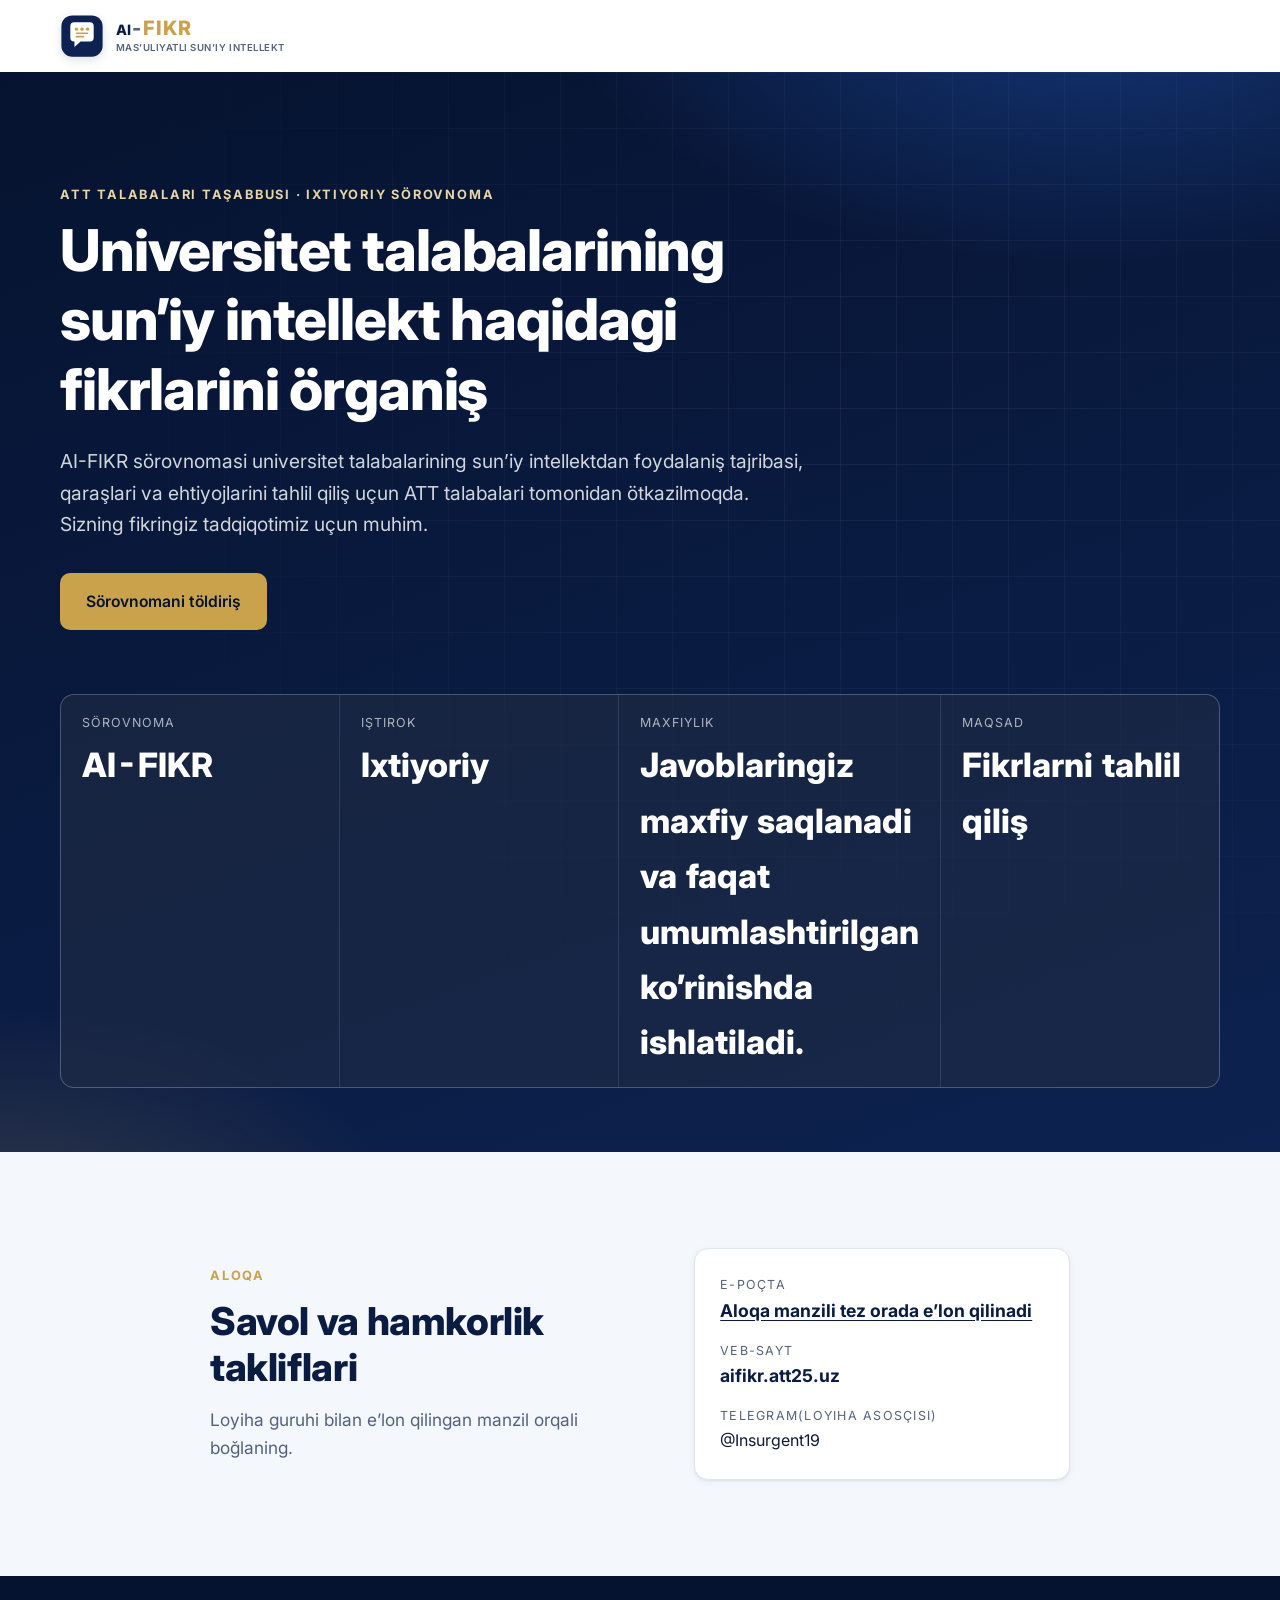
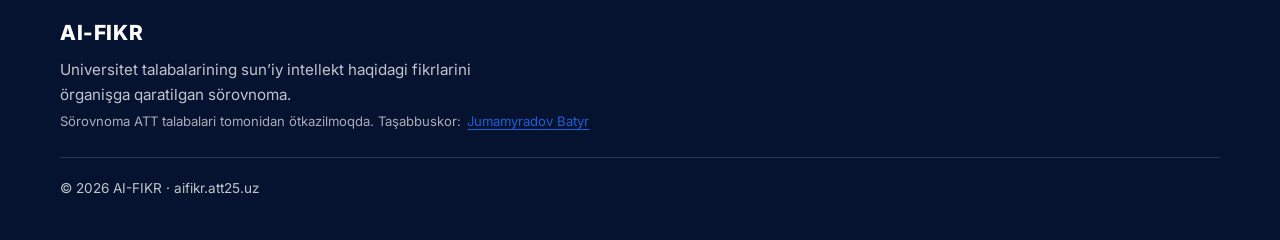
<file: index.html>
<!DOCTYPE html>
<html lang="uz">
<head>
  <meta charset="utf-8">
  <meta name="viewport" content="width=device-width, initial-scale=1">
  <title>AI-FIKR sörovnomasi — Universitet talabalarining AI haqidagi fikrlari</title>
  <meta name="description" content="AI-FIKR — ATT talabalari tomonidan ötkazilayotgan, universitet talabalarining sun’iy intellekt haqidagi fikrlarini tahlil qilişga qaratilgan ixtiyoriy sörovnoma.">
  <link rel="canonical" href="https://aifikr.attt25.uz/">
  <meta name="theme-color" content="#0d2250">

  <meta property="og:type" content="website">
  <meta property="og:locale" content="uz_UZ">
  <meta property="og:site_name" content="AI-FIKR">
  <meta property="og:title" content="AI-FIKR sörovnomasi — Universitet talabalarining AI haqidagi fikrlari">
  <meta property="og:description" content="Universitet talabalarining sun’iy intellekt haqidagi fikrlarini örganişga qaratilgan ixtiyoriy sörovnoma.">
  <meta property="og:url" content="https://aifikr.attt25.uz/">

  <link rel="icon" href="favicon.svg" type="image/svg+xml">
  <link rel="preconnect" href="https://fonts.googleapis.com">
  <link rel="preconnect" href="https://fonts.gstatic.com" crossorigin>
  <link rel="stylesheet" href="https://fonts.googleapis.com/css2?family=Inter:wght@400;500;600;700;800&display=swap">
  <link rel="stylesheet" href="css/style.css">
</head>
<body>
  <a class="skip-link" href="#asosiy">Asosiy mazmunga ötiş</a>

  <header class="site-header" id="top">
    <div class="container header-inner">
      <a class="brand" href="#top" aria-label="AI-FIKR boş sahifa">
        <svg class="brand-mark" viewBox="0 0 64 64" aria-hidden="true">
          <rect x="2" y="2" width="60" height="60" rx="16" fill="#0d2250"/>
          <path d="M15 17.5A5.5 5.5 0 0 1 20.5 12h23A5.5 5.5 0 0 1 49 17.5v17a5.5 5.5 0 0 1-5.5 5.5H30l-9 8v-8h-.5a5.5 5.5 0 0 1-5.5-5.5z" fill="#fff"/>
          <path d="M24 28h16M24 33h10" stroke="#c9a24b" stroke-width="2.5" stroke-linecap="round"/>
          <circle cx="24" cy="22" r="2.5" fill="#c9a24b"/><circle cx="32" cy="22" r="2.5" fill="#c9a24b"/><circle cx="40" cy="22" r="2.5" fill="#c9a24b"/>
        </svg>
        <span class="brand-text"><strong><em>AI</em><span>-</span>FIKR</strong><small>Mas’uliyatli sun’iy intellekt</small></span>
      </a>

      <!-- INACTIVE: MENU
      <button class="nav-toggle" type="button" aria-expanded="false" aria-controls="asosiy-menyu">
        <span class="sr-only">Menyuni oçiş</span>
        <span class="bars" aria-hidden="true"></span>
      </button>

      <nav class="site-nav" id="asosiy-menyu" aria-label="Asosiy menyu">
        <ul>
          <li><a href="#muammo">Sörovnoma haqida</a></li>
          <li><a href="#sorovnoma" data-modal-target="sorovnoma">Sörovnomani töldiriş</a></li>
          <li><a href="#aloqa">Aloqa</a></li>
          <li><a class="btn btn-primary btn-sm" href="#sorovnoma" data-modal-target="sorovnoma">Iştirok etiş</a></li>
        </ul>
      </nav> -->
    </div>
  </header>

  <main id="asosiy">

    <!-- HERO -->
    <section class="hero" aria-labelledby="hero-title">
      <div class="container hero-inner">
        <p class="eyebrow eyebrow-light">ATT talabalari taşabbusi · Ixtiyoriy sörovnoma</p>
        <h1 id="hero-title">Universitet talabalarining sun’iy intellekt haqidagi fikrlarini örganiş</h1>
        <p class="hero-lead">
          AI-FIKR sörovnomasi universitet talabalarining sun’iy intellektdan foydalaniş tajribasi,
          qaraşlari va ehtiyojlarini tahlil qiliş uçun ATT talabalari tomonidan ötkazilmoqda.
          Sizning fikringiz tadqiqotimiz uçun muhim.
        </p>
        <div class="hero-actions">
          <a class="btn btn-gold" href="#sorovnoma" data-modal-target="sorovnoma">Sörovnomani töldiriş</a>
          <!-- <a class="btn btn-ghost" href="#muammo">Batafsil ma’lumot</a> -->
        </div>

        <dl class="hero-stats">
          <div><dt>Sörovnoma</dt><dd>AI-FIKR</dd></div>
          <div><dt>Iştirok</dt><dd>Ixtiyoriy</dd></div>
          <div><dt>Maxfiylik</dt><dd>Javoblaringiz maxfiy saqlanadi va faqat umumlashtirilgan ko’rinishda ishlatiladi.</dd></div>
          <div><dt>Maqsad</dt><dd>Fikrlarni tahlil qiliş</dd></div>
        </dl>
      </div>
    </section>

    <!-- INACTIVE: MUAMMO SECTION
    <section class="section" id="muammo" aria-labelledby="muammo-title">
      <div class="container">
        <div class="section-head reveal">
          <p class="eyebrow">Sörovnoma haqida</p>
          <h2 id="muammo-title">Sizning fikringiz universitetlarda AI kelajagini tuşunişga yordam beradi</h2>
          <p class="lead">Uşbu ixtiyoriy sörovnoma universitet talabalarining sun’iy intellekt haqidagi fikri, undan foydalaniş tajribasi va ehtiyojlarini örganiş uçun taşkil etilgan.</p>
        </div>

        <div class="grid grid-4">
          <article class="stat-card reveal">
            <p class="stat-num"><span class="count" data-count="95" data-suffix="%">95%</span></p>
            <p class="stat-text">Sörovnoma universitet talabalarining AI’dan foydalaniş tajribasini örganadi.</p>
            <span class="stat-src">AI-FIKR tadqiqoti</span>
          </article>
          <article class="stat-card reveal">
            <p class="stat-num"><span class="count" data-count="56" data-suffix="%">56%</span></p>
            <p class="stat-text">Javoblar umumlaştirilgan körinişda tahlil qilinadi.</p>
            <span class="stat-src">AI-FIKR tadqiqoti</span>
          </article>
          <article class="stat-card reveal">
            <p class="stat-num"><span class="count" data-count="36" data-suffix="%">36%</span></p>
            <p class="stat-text">Iştirok etiş toliq ixtiyoriy va sörovnomani istalgan vaqtda töxtatiş mumkin.</p>
            <span class="stat-src">AI-FIKR tadqiqoti</span>
          </article>
          <article class="stat-card reveal">
            <p class="stat-num"><span class="count" data-count="38" data-suffix="%">38%</span></p>
            <p class="stat-text">Sizning javoblaringiz tadqiqot xulosalarini tayyorlaşga yordam beradi.</p>
            <span class="stat-src">AI-FIKR tadqiqoti</span>
          </article>
        </div>

        <div class="notice reveal">
          <h3>Nima uçun iştirok etiş kerek?</h3>
          <p>
            Sun’iy intellekt ta’lim, izlanish va kundalik vazifalarda tobora köproq qöllanmoqda.
            Talabalar fikrini örganiş universitetlarda AI’dan foydalaniş böyiça töğri yondaşuvlarni şakllantirişga yordam beradi.
          </p>
          <p class="muted">
            Sörovnoma ATT talabalari tomonidan ötkazilmoqda. Unda qatnaşiş ixtiyoriy, javoblar esa faqat tadqiqot maqsadida işlatiladi.
          </p>
        </div>
      </div>
    </section> -->

    <!-- INACTIVE: YONDASHUV SECTION
    <section class="section section-alt" id="yondashuv" aria-labelledby="yondashuv-title">
      <div class="container">
        <div class="section-head reveal">
          <p class="eyebrow">Yondaşuv</p>
          <h2 id="yondashuv-title">Avval örganamiz, keyin örgatamiz, söng qoidalarni yaratamiz</h2>
        </div>

        <div class="grid grid-3">
          <article class="pillar reveal">
            <span class="pillar-icon" aria-hidden="true">
              <svg viewBox="0 0 24 24"><path d="M4 19V9m6 10V5m6 14v-7m4 7H2"/></svg>
            </span>
            <h3>Tadqiq qilamiz</h3>
            <p>Talabalar SI dan qayerda va qanday foydalanayotganini boşlanğiç va yakuniy sörovnomalar orqali aniqlaymiz.</p>
          </article>
          <article class="pillar reveal">
            <span class="pillar-icon" aria-hidden="true">
              <svg viewBox="0 0 24 24"><path d="M3 9l9-5 9 5-9 5-9-5zm4 3v4c0 1.5 2.2 3 5 3s5-1.5 5-3v-4"/></svg>
            </span>
            <h3>Örgatamiz</h3>
            <p>Volontyorlar uçun xalqaro tajriba va SI dan töğri foydalaniş böyiça haftalik ma’ruzalar ötkazamiz.</p>
          </article>
          <article class="pillar reveal">
            <span class="pillar-icon" aria-hidden="true">
              <svg viewBox="0 0 24 24"><path d="M7 3h8l4 4v14H7zM15 3v4h4M10 12h6M10 16h6"/></svg>
            </span>
            <h3>Qoidalarni yaratamiz</h3>
            <p>Ma’lumotlar asosida yöriqnoma va etika qoidalarini işlab çiqamiz va universitet kengaşiga taqdim etamiz.</p>
          </article>
        </div>
      </div>
    </section> -->

    <!-- INACTIVE: BOSQICHLAR SECTION
    <section class="section" id="bosqichlar" aria-labelledby="bosqich-title">
      <div class="container narrow">
        <div class="section-head reveal">
          <p class="eyebrow">Loyiha jadvali</p>
          <h2 id="bosqich-title">Tört bosqiç, 8–10 oy</h2>
          <p class="lead">Har bir bosqiçni oçib, faoliyat va kutilayotgan natijani körişingiz mumkin.</p>
        </div>

        <ol class="steps">
          <li class="step is-open reveal">
            <button class="step-head" type="button" aria-expanded="true" aria-controls="step-1">
              <span class="step-num">1</span>
              <span class="step-title">Tayyorlov va tadqiqot işlari</span>
              <span class="pill">2 oy</span>
              <span class="chev" aria-hidden="true"></span>
            </button>
            <div class="step-panel" id="step-1" role="region">
              <div class="step-inner">
                <div class="cols">
                  <div>
                    <h4>Faoliyat</h4>
                    <ul>
                      <li>Kamida 50 nafar talaba-volontyor jalb qilinadi.</li>
                      <li>Boşlanğiç sörovnoma: SI ga munosabat va foydalaniş amaliyoti.</li>
                      <li>Haftasiga 2–3 marta ma’ruza: xalqaro tajriba va SI dan töğri foydalaniş.</li>
                      <li>Yakuniy sörovnoma va özgarişlar tahlili.</li>
                    </ul>
                  </div>
                  <div>
                    <h4>Natija</h4>
                    <ul>
                      <li>Talabalarning SI böyiça hozirgi bilim va foydalaniş darajasi aniqlanadi.</li>
                      <li>Volontyorlar etika qoidalari bilan tanişadi.</li>
                    </ul>
                  </div>
                </div>
              </div>
            </div>
          </li>

          <li class="step reveal">
            <button class="step-head" type="button" aria-expanded="false" aria-controls="step-2">
              <span class="step-num">2</span>
              <span class="step-title">Universitet miqyosida dastur va sinov</span>
              <span class="pill">3 oy</span>
              <span class="chev" aria-hidden="true"></span>
            </button>
            <div class="step-panel" id="step-2" role="region">
              <div class="step-inner">
                <div class="cols">
                  <div>
                    <h4>Faoliyat</h4>
                    <ul>
                      <li>1-bosqiç natijalari asosida umumiy dastur işlab çiqiladi.</li>
                      <li>Dastur universitet talabalarining kamida 30–40% ini qamrab oladi.</li>
                      <li>Umumiy sörovnomalar orqali fikr va foydalaniş darajasi tahlil qilinadi.</li>
                    </ul>
                  </div>
                  <div>
                    <h4>Natija</h4>
                    <ul>
                      <li>Dastur işlab çiqiladi va sinovdan ötadi.</li>
                      <li>Talabalarning kamida 30–40% i SI dan töğri foydalaniş böyiça bilim oladi.</li>
                      <li>Talabalarning ehtiyoj va muammolari aniqlanadi.</li>
                    </ul>
                  </div>
                </div>
              </div>
            </div>
          </li>

          <li class="step reveal">
            <button class="step-head" type="button" aria-expanded="false" aria-controls="step-3">
              <span class="step-num">3</span>
              <span class="step-title">Qoidalar va yöriqnoma işlab çiqiş</span>
              <span class="pill">2–3 oy</span>
              <span class="chev" aria-hidden="true"></span>
            </button>
            <div class="step-panel" id="step-3" role="region">
              <div class="step-inner">
                <div class="cols">
                  <div>
                    <h4>Faoliyat</h4>
                    <ul>
                      <li>Ma’lumotlar asosida universitet uçun SI dan foydalaniş yöriqnomasi tayyorlanadi.</li>
                      <li>Yöriqnoma etika qoidalarini öz içiga oladi.</li>
                      <li>Universitet kengaşida tasdiqlanadi.</li>
                    </ul>
                  </div>
                  <div>
                    <h4>Natija</h4>
                    <ul>
                      <li>Yöriqnoma va etika qoidalari tayyor böladi.</li>
                      <li>Universitet içida yagona standart va tartib joriy etiladi.</li>
                      <li>Mas’uliyatli, halol va samarali foydalaniş madaniyati şakllana boşlaydi.</li>
                    </ul>
                  </div>
                </div>
              </div>
            </div>
          </li>

          <li class="step reveal">
            <button class="step-head" type="button" aria-expanded="false" aria-controls="step-4">
              <span class="step-num">4</span>
              <span class="step-title">Rasmiylaştiriş va natijalarni e’lon qiliş</span>
              <span class="pill">1–2 oy</span>
              <span class="chev" aria-hidden="true"></span>
            </button>
            <div class="step-panel" id="step-4" role="region">
              <div class="step-inner">
                <div class="cols">
                  <div>
                    <h4>Faoliyat</h4>
                    <ul>
                      <li>Qoidalar rasmiylaştirilib, universitet içida kuçga kiritiladi.</li>
                      <li>Natijalar oçiq e’lon qilinadi.</li>
                      <li>Tasdiq oliş uçun natijalar Ta’lim vazirligiga taqdim etiladi.</li>
                      <li>Yakuniy hisobot va taqdimot tayyorlanadi.</li>
                    </ul>
                  </div>
                  <div>
                    <h4>Natija</h4>
                    <ul>
                      <li>Qoidalar universitet içida amalda böladi.</li>
                      <li>Tajribani boşqa universitetlarga tatbiq etiş imkoniyati paydo böladi.</li>
                    </ul>
                  </div>
                </div>
              </div>
            </div>
          </li>
        </ol>
      </div>
    </section> -->

    <!-- INACTIVE: NATIJALAR SECTION
    <section class="section section-alt" id="natijalar" aria-labelledby="natija-title">
      <div class="container">
        <div class="section-head reveal">
          <p class="eyebrow">Kutilayotgan natijalar</p>
          <h2 id="natija-title">Qisqa, örta va uzoq muddatli maqsadlar</h2>
        </div>

        <div class="grid grid-3">
          <article class="horizon reveal">
            <p class="horizon-label">1 yil</p>
            <h3>Qisqa muddat</h3>
            <ul class="checks">
              <li>Universitet qoidalari işlab çiqiş</li>
              <li>Talabalarning SI böyiça bilim darajasi oşiriş</li>
              <li>Akademik halollik mustahkamlanadi</li>
            </ul>
          </article>
          <article class="horizon reveal">
            <p class="horizon-label">3 yil</p>
            <h3>Örta muddat</h3>
            <ul class="checks">
              <li>Tajriba respublika miqyosida qöllanişi mumkin</li>
              <li>Boşqa universitetlar yondaşuvni özlaştiradi</li>
              <li>Ta’lim sifati oşadi</li>
            </ul>
          </article>
          <article class="horizon reveal">
            <p class="horizon-label">5 yil</p>
            <h3>Uzoq muddat</h3>
            <ul class="checks">
              <li>SI böyiça halollik madaniyati şakllantiriş</li>
              <li>Milliy standartlarni işlab çiqişga asos yaratiş</li>
              <li>Özbekiston ta’lim tizimi uçun namuna yaratiş</li>
            </ul>
          </article>
        </div>
        <p class="footnote reveal">Örta va uzoq muddatli natijalar loyiha doirasidan taşqaridagi qarorlarga ham boğliq, şuning uçun ular maqsad sifatida beriladi.</p>
      </div>
    </section> -->

    <!-- INACTIVE: BYUDJET SECTION
    <section class="section" id="byudjet" aria-labelledby="byudjet-title">
      <div class="container narrow">
        <div class="section-head reveal">
          <p class="eyebrow">Byudjet</p>
          <h2 id="byudjet-title">Taxminiy xarajatlar: 90 mln söm</h2>
          <p class="lead">Quyidagi taqsimot taxminiy bölib, loyiha jarayonida aniqlaştiriladi.</p>
        </div>

        <ul class="budget reveal" aria-label="Byudjet taqsimoti">
          <li><span class="b-name">Ustoz ma’ruzaçilar</span><span class="bar"><span style="--w:100%"></span></span><span class="b-val">20 mln · 22%</span></li>
          <li><span class="b-name">Konferensiya ötkaziş</span><span class="bar"><span style="--w:100%"></span></span><span class="b-val">20 mln · 22%</span></li>
          <li><span class="b-name">Volontyorlarni rağbatlantiriş</span><span class="bar"><span style="--w:75%"></span></span><span class="b-val">15 mln · 17%</span></li>
          <li><span class="b-name">Materiallar bosib çiqariş</span><span class="bar"><span style="--w:50%"></span></span><span class="b-val">10 mln · 11%</span></li>
          <li><span class="b-name">Boşqa xarajatlar</span><span class="bar"><span style="--w:50%"></span></span><span class="b-val">10 mln · 11%</span></li>
          <li><span class="b-name">Tarğibot kampaniyasi</span><span class="bar"><span style="--w:35%"></span></span><span class="b-val">7 mln · 8%</span></li>
          <li><span class="b-name">Onlayn platforma</span><span class="bar"><span style="--w:25%"></span></span><span class="b-val">5 mln · 6%</span></li>
          <li><span class="b-name">Sörovlar ötkaziş</span><span class="bar"><span style="--w:15%"></span></span><span class="b-val">3 mln · 3%</span></li>
        </ul>
        <p class="budget-total reveal"><span>Jami</span><strong>90 000 000 söm</strong></p>
      </div>
    </section>-->

    <!-- INACTIVE: ISHTIROK SECTION
    <section class="cta" id="ishtirok" aria-labelledby="ishtirok-title">
      <div class="container">
        <div class="section-head section-head-light reveal">
          <p class="eyebrow eyebrow-light">Iştirok</p>
          <h2 id="ishtirok-title">AI-FIKR sörovnomasida iştirok eting</h2>
          <p class="lead">Bir neça daqiqada sörovnomani töldiring va universitet talabalarining AI haqidagi umumiy fikrini örganişga hissa qöşing.</p>
        </div>

        <div class="grid grid-2">
          <article class="cta-card reveal">
            <h3>Anonim va ixtiyoriy</h3>
            <p>Sörovnomada iştirok etiş ixtiyoriy. Şaxsiy ma’lumotlaringiz söralmaydi va javoblaringiz umumlaştiriladi.</p>
            <a class="btn btn-gold" href="#sorovnoma" data-modal-target="sorovnoma">Sörovnomani oçiş</a>
          </article>
          <article class="cta-card reveal">
            <h3>Fikringizni bildiring</h3>
            <p>AI’dan foydalaniş tajribangiz, qaraşlaringiz va ehtiyojlaringiz haqidagi javoblaringiz tadqiqot uçun muhim.</p>
            <a class="btn btn-gold" href="#sorovnoma" data-modal-target="sorovnoma">Iştirok etiş</a>
          </article>
          <article class="cta-card reveal">
            <h3>Talabalar sörovnomasi</h3>
            <p>Sun’iy intellektdan foydalaniş tajribangiz va universitetdan kutganlaringiz haqida sörovnoma.</p>
            <a class="btn btn-light" href="#sorovnoma" data-modal-target="sorovnoma">Sörovnomani töldiriş</a>
          </article>
        </div>
      </div>
    </section> -->

    <!-- SOROVNOMA -->
    <dialog class="participation-modal" id="sorovnoma" aria-labelledby="sorovnoma-title">
      <button class="modal-close" type="button" data-modal-close aria-label="Oynani yopiş">×</button>
      <div class="container">
        <div class="section-head reveal">
          <p class="eyebrow">1-bosqiç · anonim tadqiqot</p>
          <h2 id="sorovnoma-title">SI dan foydalaniş tajribangizni baholang</h2>
          <p class="lead">Sörovnoma taxminan 8-10 daqiqa davom etadi. Javoblar faqat umumlaştirilgan körinişda işlatiladi.</p>
        </div>
        <form class="participation-form reveal" id="survey-form">
          <div class="form-notice"><strong>Iştirok etişdan oldin</strong><p>Istalgan savolni ötkazib yuborişingiz yoki istalgan vaqtda töxtaşingiz mumkin.</p></div>
          <div class="survey-progress" aria-label="Sörovnoma töldirilişi">
            <div class="survey-progress-head"><span>Töldirilişi</span><strong id="survey-progress-value">0%</strong></div>
            <div class="survey-progress-track"><span id="survey-progress-bar"></span></div>
          </div>
          <fieldset>
            <legend>A. Umumiy ma’lumot</legend>
            <div class="form-grid">
              <label>Ism va familiya <span class="required">*</span><input name="name" type="text" required autocomplete="name" placeholder="Masalan: Ali Valiyev"></label>
              <label>Kursingiz <span class="required">*</span><select name="course" required><option value="">Tanlang</option><option>1-kurs</option><option>2-kurs</option><option>3-kurs</option><option>4-kurs</option><option>Magistratura</option></select></label>
              <label class="form-span-2">Fakultet va yönalişingiz <span class="required">*</span><input name="faculty" type="text" required placeholder="Masalan: Iqtisodiyot fakulteti, ATT 220"></label>
            </div>
          </fieldset>
          <fieldset>
            <legend>B. Foydalaniş amaliyoti</legend>
            <div class="form-grid">
              <label>SI vositalaridan qançalik tez-tez foydalanasiz? <span class="required">*</span><select name="frequency" required><option value="">Tanlang</option><option>Heç qaçon</option><option>Faqat sinab körganman</option><option>Oyiga bir neça marta</option><option>Haftasiga bir neça marta</option><option>Deyarli har kuni</option></select></label>
              <label>Haftasiga örtaça qança vaqt?<select name="hours"><option value="">Tanlang</option><option>1 soatdan kam</option><option>1–3 soat</option><option>4–7 soat</option><option>8 soat va undan köp</option></select></label>
            </div>
            <div class="form-question"><p>Qaysi vositalardan foydalangansiz?</p><div class="check-grid">
              <label class="check-option"><input type="checkbox" name="tools" value="ChatGPT"> ChatGPT</label><label class="check-option"><input type="checkbox" name="tools" value="Gemini"> Gemini</label><label class="check-option"><input type="checkbox" name="tools" value="Claude"> Claude</label><label class="check-option"><input type="checkbox" name="tools" value="Copilot"> Microsoft Copilot</label><label class="check-option"><input type="checkbox" name="tools" value="DeepSeek"> DeepSeek</label><label class="check-option"><input type="checkbox" name="tools" value="Other"> Boşqa</label>
            </div></div>
            <div class="form-grid usage-details">
              <div class="form-question form-span-2 usage-purpose-question">
                <p>Nima maqsadda foydalanasiz? <span class="required">*</span> Bir neçta variantni tanlashingiz mumkin.</p>
                <div class="check-grid usage-purpose-grid">
                  <label class="check-option"><input type="checkbox" name="usage-purpose" value="Ma’lumot qidiriş va tuşuniş"> Ma’lumot qidiriş va tuşuniş</label>
                  <label class="check-option"><input type="checkbox" name="usage-purpose" value="Matn, tarjima yoki grammatika"> Matn, tarjima yoki grammatika</label>
                  <label class="check-option"><input type="checkbox" name="usage-purpose" value="Dasturlaş va masala yeçiş"> Dasturlaş va masala yeçiş</label>
                  <label class="check-option"><input type="checkbox" name="usage-purpose" value="Ğoya, reja yoki slayd"> Ğoya, reja yoki slayd</label>
                  <label class="check-option"><input type="checkbox" name="usage-purpose" value="Topşiriqni tayyorlaş"> Topşiriqni tayyorlaş</label>
                  <label class="check-option"><input type="checkbox" name="usage-purpose" value="Boşqa"> Boşqa</label>
                </div>
                <label class="usage-purpose-other">Boşqa maqsad (ixtiyoriy)<textarea name="usage-purpose-other" rows="2" placeholder="Qöşimça maqsadingizni yozing"></textarea></label>
              </div>
              <label>SI javobini tekşiriş odatingiz <span class="required">*</span><select name="verification" required><option value="">Tanlang</option><option>Heç qaçon</option><option>Ba’zan</option><option>Köpinça</option><option>Har doim</option></select></label>
              <label>SI dan asosan qayerda foydalanasiz? <select name="context"><option value="">Tanlang</option><option>Uyda</option><option>Universitetda</option><option>Iş joyida</option><option>Yölda yoki mobil qurilmada</option></select></label>
              <label>Pullik versiyadan foydalanasizmi? <select name="paid-version"><option value="">Tanlang</option><option>Ha</option><option>Yöq</option><option>Bilmayman</option></select></label>
            </div>
          </fieldset>
          <fieldset>
            <legend>C. Munosabat</legend><p class="fieldset-note">Har bir bayonot uçun quyidagi şkaladan foydalaning:</p><div class="rating-scale" aria-label="Javoblar şkalasi"><span><b>1</b> — umuman rozi emasman</span><span><b>2</b> — rozi emasman</span><span><b>3</b> — neytral</span><span><b>4</b> — roziman</span><span><b>5</b> — töliq roziman</span></div>
            <div class="rating-list">
              <label class="rating-row">SI öqişimni yengillaştiradi.<span class="rating-options"><input required type="radio" name="q17" value="1" aria-label="1"><input type="radio" name="q17" value="2" aria-label="2"><input type="radio" name="q17" value="3" aria-label="3"><input type="radio" name="q17" value="4" aria-label="4"><input type="radio" name="q17" value="5" aria-label="5"></span></label>
              <label class="rating-row">SI murakkab mavzuni tuşunişimga yordam beradi.<span class="rating-options"><input required type="radio" name="q18" value="1" aria-label="1"><input type="radio" name="q18" value="2" aria-label="2"><input type="radio" name="q18" value="3" aria-label="3"><input type="radio" name="q18" value="4" aria-label="4"><input type="radio" name="q18" value="5" aria-label="5"></span></label>
              <label class="rating-row">SI notöğri ma’lumot berişidan xavotirdaman.<span class="rating-options"><input required type="radio" name="q23" value="1" aria-label="1"><input type="radio" name="q23" value="2" aria-label="2"><input type="radio" name="q23" value="3" aria-label="3"><input type="radio" name="q23" value="4" aria-label="4"><input type="radio" name="q23" value="5" aria-label="5"></span></label>
              <label class="rating-row">SI ga kiritgan ma’lumotlarim maxfiyligidan xavotirdaman.<span class="rating-options"><input required type="radio" name="q24" value="1" aria-label="1"><input type="radio" name="q24" value="2" aria-label="2"><input type="radio" name="q24" value="3" aria-label="3"><input type="radio" name="q24" value="4" aria-label="4"><input type="radio" name="q24" value="5" aria-label="5"></span></label>
            </div>
          </fieldset>
          <fieldset><legend>D. SI savodxonligi</legend>
            <p class="fieldset-note">Har bir qobiliyat uçun 1 — umuman qila olmayman, 5 — juda yaxşi qila olaman.</p>
            <div class="rating-scale" aria-label="SI savodxonligi şkalasi"><span><b>1</b> — umuman qila olmayman</span><span><b>2</b> — qila olmayman</span><span><b>3</b> — qisman qila olaman</span><span><b>4</b> — yaxşi qila olaman</span><span><b>5</b> — juda yaxşi qila olaman</span></div>
            <div class="rating-list">
              <label class="rating-row">SI nima ekanini va qanday işlaşini sodda tuşuntira olaman.<span class="rating-options"><input required type="radio" name="literacy_awareness" value="1" aria-label="1"><input type="radio" name="literacy_awareness" value="2" aria-label="2"><input type="radio" name="literacy_awareness" value="3" aria-label="3"><input type="radio" name="literacy_awareness" value="4" aria-label="4"><input type="radio" name="literacy_awareness" value="5" aria-label="5"></span></label>
              <label class="rating-row">Aniq va töliq sörov (prompt) yoza olaman.<span class="rating-options"><input required type="radio" name="literacy_prompt" value="1" aria-label="1"><input type="radio" name="literacy_prompt" value="2" aria-label="2"><input type="radio" name="literacy_prompt" value="3" aria-label="3"><input type="radio" name="literacy_prompt" value="4" aria-label="4"><input type="radio" name="literacy_prompt" value="5" aria-label="5"></span></label>
              <label class="rating-row">SI javobining töğriligini boşqa manbada tekşira olaman.<span class="rating-options"><input required type="radio" name="literacy_verify" value="1" aria-label="1"><input type="radio" name="literacy_verify" value="2" aria-label="2"><input type="radio" name="literacy_verify" value="3" aria-label="3"><input type="radio" name="literacy_verify" value="4" aria-label="4"><input type="radio" name="literacy_verify" value="5" aria-label="5"></span></label>
              <label class="rating-row">Şaxsiy yoki maxfiy ma’lumotni SI ga kiritmaslik kerakligini bilaman.<span class="rating-options"><input required type="radio" name="literacy_privacy" value="1" aria-label="1"><input type="radio" name="literacy_privacy" value="2" aria-label="2"><input type="radio" name="literacy_privacy" value="3" aria-label="3"><input type="radio" name="literacy_privacy" value="4" aria-label="4"><input type="radio" name="literacy_privacy" value="5" aria-label="5"></span></label>
            </div>
            <label>“Gallyutsinatsiya” nimani anglatadi? <span class="required">*</span><select name="knowledge" required><option value="">Tanlang</option><option>Işonçli köringan, ammo notöğri yoki töqib çiqarilgan javob</option><option>Dasturning öz-özidan öçişi</option><option>Modelning faqat rasm yaratişi</option><option>Bilmayman</option></select></label>
            <label class="form-question">Qöşimça fikringiz<textarea name="open-answer" rows="3" placeholder="Ixtiyoriy"></textarea></label>
          </fieldset>
          <fieldset><legend>E. Etika va akademik halollik</legend><p class="fieldset-note">Har bir bayonot uçun quyidagi şkaladan foydalaning:</p><div class="rating-scale" aria-label="Javoblar şkalasi"><span><b>1</b> — umuman rozi emasman</span><span><b>2</b> — rozi emasman</span><span><b>3</b> — neytral</span><span><b>4</b> — roziman</span><span><b>5</b> — töliq roziman</span></div><div class="rating-list">
            <label class="rating-row">SI işlatganimni topşiriqda körsatiş kerak.<span class="rating-options"><input required type="radio" name="q_ethics_1" value="1" aria-label="1"><input type="radio" name="q_ethics_1" value="2" aria-label="2"><input type="radio" name="q_ethics_1" value="3" aria-label="3"><input type="radio" name="q_ethics_1" value="4" aria-label="4"><input type="radio" name="q_ethics_1" value="5" aria-label="5"></span></label>
            <label class="rating-row">Şaxsiy yoki maxfiy ma’lumotni oçiq SI çatiga kiritmaslik kerak.<span class="rating-options"><input required type="radio" name="q_ethics_2" value="1" aria-label="1"><input type="radio" name="q_ethics_2" value="2" aria-label="2"><input type="radio" name="q_ethics_2" value="3" aria-label="3"><input type="radio" name="q_ethics_2" value="4" aria-label="4"><input type="radio" name="q_ethics_2" value="5" aria-label="5"></span></label>
            <label class="rating-row">SI dan foydalaniş mustaqil fikrlaşni kamaytirişi mumkin.<span class="rating-options"><input required type="radio" name="q_ethics_3" value="1" aria-label="1"><input type="radio" name="q_ethics_3" value="2" aria-label="2"><input type="radio" name="q_ethics_3" value="3" aria-label="3"><input type="radio" name="q_ethics_3" value="4" aria-label="4"><input type="radio" name="q_ethics_3" value="5" aria-label="5"></span></label>
          </div></fieldset>
          <fieldset><legend>F. Universitet qoidalari</legend><div class="form-grid">
            <label>Universitetda SI böyiça qoidalar borligini bilasizmi? <span class="required">*</span><select name="policy-awareness" required><option value="">Tanlang</option><option>Ha, yaxşi bilaman</option><option>Qisman bilaman</option><option>Yöq, bilmayman</option></select></label>
            <label>Öqituvçi qoidani aniq aytmasa, nima qilasiz? <span class="required">*</span><select name="policy-action" required><option value="">Tanlang</option><option>Oldindan sörayman</option><option>Özimça foydalanaman</option><option>Umuman foydalanmayman</option><option>Bilmayman</option></select></label>
            <label class="form-span-2">Universitet qoidalarida qaysi mavzular bölişi kerak? <textarea name="policy-topics" rows="3" placeholder="Masalan: iqtibos, maxfiylik, imtihon, AI-detektorlar"></textarea></label>
          </div></fieldset>
          <fieldset><legend>G. Yakuniy fikrlar</legend><div class="form-grid">
            <label class="form-span-2">SI dan foydalanişda eng katta muammoingiz nima? <textarea name="main-problem" rows="3"></textarea></label>
            <label class="form-span-2">AI-FIKR loyihasi nimani yaxşilaşi kerak? <textarea name="project-suggestion" rows="3"></textarea></label>
          </div></fieldset>
          <label class="consent-option"><input type="checkbox" name="survey-consent" required> Yuqoridagi ma’lumotlarni öqidim va sörovnomada ixtiyoriy, anonim iştirok etişga roziman. <span class="required">*</span></label>
          <button class="btn btn-primary" type="submit">Sörovnomani yuboriş</button><p class="form-status" id="survey-status" role="status" aria-live="polite"></p>
        </form>
      </div>
    </dialog>

    <!-- INACTIVE: VOLONTYOR DIALOG
    <dialog class="participation-modal" id="ishtirokchi-ariza" aria-labelledby="ishtirokchi-title">
      <button class="modal-close" type="button" data-modal-close aria-label="Oynani yopiş">×</button>
      <div class="container narrow">
        <div class="section-head reveal"><p class="eyebrow">Volontyorlikning 1-yönalişi</p><h2 id="ishtirokchi-title">Iştirokçi volontyor böliş</h2><p class="lead">Ma’ruzalarga qatnaşing, qöşimça materiallar oling va onlayn darslarda iştirok eting.</p></div>
        <form class="participation-form reveal" id="volunteer-form">
          <div class="form-grid">
            <label>Ism va familiya <span class="required">*</span><input name="name" type="text" required autocomplete="name"></label>
            <label>E-poçta <span class="required">*</span><input name="email" type="email" required autocomplete="email"></label>
            <label>Telefon raqami<input name="phone" type="tel" autocomplete="tel" placeholder="+998 __ ___ __ __"></label>
            <label>Kurs va fakultet <span class="required">*</span><input name="study" type="text" autocomplete="study" placeholder="Masalan: 3-kurs, Iqtisodiyot fakulteti"></label>
            <label class="form-span-2">Qaysi faoliyatlarda qatnaşmoqçisiz? <span class="required">*</span><select name="participant-activity" required><option value="">Tanlang</option><option>Ma’ruzalar</option><option>Onlayn darslar</option><option>Qöşimça materiallar oliş</option><option>Barçasida</option></select></label>
            <label class="form-span-2">AI-FIKRdan nimani kutyapsiz? <textarea name="motivation" rows="4" required></textarea></label>
          </div>
          <label class="consent-option"><input type="checkbox" name="volunteer-consent" required> Men bilan loyiha doirasida boğlanişlariga roziman. <span class="required">*</span></label>
          <button class="btn btn-gold" type="submit">Arizani yuboriş</button><p class="form-status" id="volunteer-status" role="status" aria-live="polite"></p>
        </form>
      </div>
    </dialog> -->

    <!-- INACTIVE: TASHKILOTCHI DIALOG
    <dialog class="participation-modal" id="tashkilotchi-ariza" aria-labelledby="tashkilotchi-title">
      <button class="modal-close" type="button" data-modal-close aria-label="Oynani yopiş">×</button>
      <div class="container narrow"> 
        <div class="section-head reveal"><p class="eyebrow">Volontyorlikning 2-yönalişi</p><h2 id="tashkilotchi-title">Loyiha taşkilotçilari safiga qiriş</h2><p class="lead">Ma’ruza va dars jarayonlarini taşkil etişga qatmaşiş, iştirokçilar bilan bevosita aloqada böliş, loyiha jamoasining tolaqonli azoziga aylaniş</p></div>
        <form class="participation-form reveal" id="organizer-form">
          <div class="form-grid">
            <label>Ism va familiya <span class="required">*</span><input name="name" type="text" required autocomplete="name"></label>
            <label>E-poçta <span class="required">*</span><input name="email" type="email" required autocomplete="email"></label>
            <label>Telefon raqami<input name="phone" type="tel" autocomplete="tel"></label>
            <label>Kurs va fakultet <span class="required">*</span><input name="study" type="text" autocomplete="study"placeholder="Masalan: 3-kurs, Iqtisodiyot fakulteti"></label>
            <label class="form-span-2">Qaysi vazifalarda yordam bera olasiz? <span class="required">*</span><select name="organizer-task" required><option value="">Tanlang</option><option>Ma’ruza va darslarni taşkil etiş</option><option>Iştirokçilar natijalarini tahlil qiliş</option><option>Iştirokçilarga xabar beriş</option><option>Ma’ruzada bevosita iştirok etiş</option><option>Barçasida</option></select></label>
            <label class="form-span-2">Taşkilotçilik tajribangiz va takliflaringiz <textarea name="motivation" rows="4" required></textarea></label>
          </div>
          <label class="consent-option"><input type="checkbox" name="organizer-consent" required> Men bilan loyiha doirasida boğlanişlariga roziman. <span class="required">*</span></label>
          <button class="btn btn-gold" type="submit">Arizani yuboriş</button><p class="form-status" id="organizer-status" role="status" aria-live="polite"></p>
        </form>
      </div>
    </dialog> -->

    <!-- INACTIVE: UNIVERSITET KURSLARI SECTION
    <section class="section section-alt" id="universitet-kurslari" aria-labelledby="universitet-kurslari-title">
      <div class="container">
        <div class="section-head reveal">
          <p class="eyebrow">Öqiş uçun imkoniyatlar</p>
          <h2 id="universitet-kurslari-title">Xorijiy universitetlarning SI kurslari</h2>
          <p class="lead">Bu kurslar SI asoslari, dasturlaş, maşina öqitişi va mas’uliyatli foydalanışni mustaqil örganişga yordam beradi. Kurs şartlari va narxlari universitet sahifasida yangilanişi mumkin.</p>
        </div>
        <div class="grid grid-3">
          <article class="pillar reveal">
            <p class="eyebrow">Harvard University · Bepul</p>
            <h3>CS50’s Introduction to AI with Python</h3>
            <p>Örta daraja. 7 haftalik, öz tempida onlayn kurs. Kurs materiallari va öqiş bepul; sertifikat uçun alohida tölov bölişi mumkin. Grafik qidiriş, maşina öqitişi, neyron tarmoqlar, mustahkamlab öqitiş va Python loyihalari.</p>
            <a class="stat-src" href="https://cs50.harvard.edu/ai/" target="_blank" rel="noopener">Kursni köriş →</a>
          </article>
          <article class="pillar reveal">
            <p class="eyebrow">MIT OpenCourseWare · Bepul</p>
            <h3>Artificial Intelligence — 6.034</h3>
            <p>Bakalavr darajasi. Ma’ruza, topşiriq va kurs materiallari bepul oçiq taqdim etiladi. SI tasvirlaş usullari, qidiriş algoritmlari, öwreniş va mantiqiy xulosa mavzulari.</p>
            <a class="stat-src" href="https://ocw.mit.edu/courses/6-034-artificial-intelligence-fall-2010/" target="_blank" rel="noopener">Kurs materiallari →</a>
          </article>
          <article class="pillar reveal">
            <p class="eyebrow">Stanford University · Pullik</p>
            <h3>Machine Learning — XCS229</h3>
            <p>Rasmiy onlayn kurs pullik. Statistik va matematik asoslar, nazoratli va nazoratsiz öqitiş, regressiya, klassifikatsiya va amaliy topşiriqlar. Narx va qabul sanasi Stanford sahifasida körsatiladi.</p>
            <a class="stat-src" href="https://online.stanford.edu/courses/xcs229-machine-learning" target="_blank" rel="noopener">Kursni köriş →</a>
          </article>
        </div>
      </div>
    </section> -->

    <!-- INACTIVE: ETIKA SECTION
    <section class="section" id="etika" aria-labelledby="etika-title">
      <div class="container">
        <div class="section-head reveal">
          <p class="eyebrow">Universitet qoidalari</p>
          <h2 id="etika-title">SI’dan foydalanişda etika va akademik halollik</h2>
          <p class="lead">SI topşiriqni talabaning orniga bajarişi emas, balki örganiş, izlaniş va fikrni rivojlantirişga yordam berişi kerak. Yakuniy iş uçun mas’uliyat har doim talabaning özida qoladi.</p>
        </div>
        <div class="grid grid-3">
          <article class="pillar reveal">
            <h3>1. Oçiqlik va körsatiş</h3>
            <p>Topşiriqda SI’dan foydalangan bölsangiz, qaysi vositadan va qanday maqsadda foydalanganingizni öqituvçi talabiga muvofiq körsating. SI yaratgan matnni öz işingiz sifatida taqdim etmang.</p>
          </article>
          <article class="pillar reveal">
            <h3>2. Tekşiriş va javobgarlik</h3>
            <p>SI javoblari xato, eskirgan yoki uydirma bölişi mumkin. Faktlar, iqtiboslar, hisob-kitoblar va manbalarni mustaqil tekşiring; topşirilgan iş mazmuni uçun özingiz javob beriň.</p>
          </article>
          <article class="pillar reveal">
            <h3>3. Maxfiylik va xavfsizlik</h3>
            <p>Pasport, telefon, parol, baho, tibbiy ma’lumot yoki başga şaxsiy va universitetga oid maxfiy ma’lumotlarni oçiq SI xizmatlariga kiritmang.</p>
          </article>
          <article class="pillar reveal">
            <h3>4. Mustaqil fikrlaş</h3>
            <p>Avval masalani özingiz tuşuning va reja tuzing. SI’dan tuşuntiriş, misol, tahrir yoki fikr-mulohaza uçun foydalaning, lekin tahlil va yakuniy xulosani özingiz işlab çiqing.</p>
          </article>
          <article class="pillar reveal">
            <h3>5. Imtihon va nazorat</h3>
            <p>Imtihon, test, individual nazorat yoki başga baholaşda SI’dan foydalaniş faqat öqituvçi aniq ruxsat berganida mumkin. Ruxsat bömasa, SI’dan foydalanmang.</p>
          </article>
          <article class="pillar reveal">
            <h3>6. Manba va mualliflik</h3>
            <p>SI bergan havolani avtomatik ravişda manba deb qabul qilmang. Asl maqola yoki kitobni toping, öqing va universitet talab qilgan iqtibos uslubida körsating.</p>
          </article>
        </div>
        <div class="notice reveal">
          <h3>Topşiriqdan oldingi qisqa tekşiruv</h3>
          <p>Öqituvçi SI’dan foydalanişga ruxsat berdimi? Men SI’dan qayerda foydalanganimni körsatdimmi? Barça fakt va manbalarni tekşirdimmi? Maxfiy ma’lumot yubormadimmi? Yakuniy işni özim tuşuntira olamanmi?</p>
        </div>
      </div>
    </section> -->

    <!-- INACTIVE: MANBALAR SECTION
    <section class="section" id="manbalar" aria-labelledby="manba-title">
      <div class="container narrow">
        <div class="section-head reveal">
          <p class="eyebrow">Manbalar</p>
          <h2 id="manba-title">Foydali manbalar</h2>
        </div>
        <ol class="sources reveal">
          <li><a href="https://www.digitaleducationcouncil.com/resource-library-items/digital-education-council-global-ai-student-survey-2024" target="_blank" rel="noopener">Digital Education Council. Global AI Student Survey 2024</a> — 16 davlatda 3 800 dan ortiq talaba.</li>
          <li><a href="https://www.hepi.ac.uk/2025/02/26/student-generative-ai-survey-2025/" target="_blank" rel="noopener">HEPI / Kortext. Student Generative AI Survey 2025</a> (J. Freeman, 2025-yil 26-fevral).</li>
          <li><a href="https://www.unesco.org/en/articles/unesco-survey-less-10-schools-and-universities-have-formal-guidance-ai" target="_blank" rel="noopener">UNESCO. Maktab va universitetlarda SI böyiça yöriqnomalar sörovi</a>, 2023-yil may.</li>
          <li><a href="https://www.unesco.org/en/articles/ai-competency-framework-students" target="_blank" rel="noopener">UNESCO. AI Competency Framework for Students</a> (F. Miao, K. Şiohira, 2024).</li>
          <li><a href="https://gov.uz/oz/digital/news/view/96074" target="_blank" rel="noopener">PF–189-son Prezident Farmoni (2025-yil 22-oktabr)</a> — gov.uz xabari.</li>
          <li><a href="https://unesdoc.unesco.org/ark:/48223/pf0000386693.locale=en" target="_blank" rel="noopener">UNESCO. Ta’lim va tadqiqotda generativ SI’dan foydalaniş böyiça yöriqnoma</a> — inson huquqlari, maxfiylik, yoş çegarasi va ta’limdagi mas’uliyatli foydalaniş.</li>
          <li><a href="https://www.ox.ac.uk/students/life/it/genai-tools/guidance-safe-and-responsible-use-genai" target="_blank" rel="noopener">Oxford University. Generativ SI’dan xavfsiz va mas’uliyatli foydalaniş</a> — faktlarni tekşiriş, maxfiy ma’lumotlarni himoyalaş va akademik halollik böyiça amaliy tavsiyalar.</li>
          <li><a href="https://learn.microsoft.com/en-us/training/educator-center/instructor-materials/classroom-toolkit-unlock-generative-ai-safely-responsibly" target="_blank" rel="noopener">Microsoft. Generativ SI’dan xavfsiz foydalaniş böyiça sinf qöllanmasi</a> — fakt tekşiriş, prompt yoziş, maxfiylik va raqamli savodxonlik maşğulotlari.</li>
          <li><a href="https://ailiteracyframework.org/" target="_blank" rel="noopener">AI Literacy Framework. SI savodxonligi ramkasi</a> — öquvçilar va volontyorlar uçun SI’ni tuşuniş, baholaş, boşqariş va mas’uliyatli qöllaş kompetensiyalari.</li>
        </ol>
      </div>
    </section> -->

    <!-- ALOQA -->
    <section class="section section-alt" id="aloqa" aria-labelledby="aloqa-title">
      <div class="container narrow">
        <div class="contact reveal">
          <div>
            <p class="eyebrow">Aloqa</p>
            <h2 id="aloqa-title">Savol va hamkorlik takliflari</h2>
            <p class="lead">Loyiha guruhi bilan e’lon qilingan manzil orqali boğlaning.</p>
          </div>
          <div class="contact-box">
            <p class="contact-label">E-poçta</p>
            <a class="contact-mail" href="#aloqa" data-config-email>Aloqa manzili tez orada e’lon qilinadi</a>
            <p class="contact-label">Veb-sayt</p>
            <p class="contact-site">aifikr.att25.uz</p>
            <p class="contact-label">Telegram(loyiha asosçisi)</p>
            <p class="contact-telegram">@Insurgent19</p>
            <!--
            <p class="contact-label">Telegram bot + kanal ( yaqinda toliq işlaşga tayyor boladi)</p>
            <p class="contact-telegram">@aifikr_bot</p>
            <p class="contact-telegram">@aifikr_çannel</p>
            -->
          </div>
        </div>
      </div>
    </section>
  </main>

  <footer class="site-footer">
    <div class="container footer-inner">
      <div>
        <p class="footer-brand">AI-FIKR</p>
        <p class="footer-note">Universitet talabalarining sun’iy intellekt haqidagi fikrlarini örganişga qaratilgan sörovnoma.</p>
        <p class="footer-admin">Sörovnoma ATT talabalari tomonidan ötkazilmoqda. Taşabbuskor: <a href="https://t.me/Insurgent19" target="_blank" rel="noopener">Jumamyradov Batyr</a></p>
      </div>
      <!--
      <ul class="footer-links">
        <li><a href="#muammo">Muammo</a></li>
        <li><a href="#bosqichlar">Bosqiçlar</a></li>
        <li><a href="#natijalar">Natijalar</a></li>
        <li><a href="#manbalar">Manbalar</a></li>
      </ul>
      -->
      <p class="footer-copy">© <span id="yil">2026</span> AI-FIKR · aifikr.att25.uz</p>
    </div>
  </footer>

  <script src="js/main.js"></script>
</body>
</html>
</file>
<file: css/style.css>
/* ==========================================================================
   AI-FIKR — aifikr.attt25.uz
   Rasmiy va zamonaviy uslub: to‘q ko‘k + tilla rang urg‘u
   ========================================================================== */

:root {
  --navy-950: #061330;
  --navy-900: #0a1c42;
  --navy-800: #0d2250;
  --blue-600: #1f5fd6;
  --blue-500: #2f7bff;
  --gold: #c9a24b;
  --gold-soft: #e8d5a3;
  --ink: #0f1b33;
  --muted: #55627c;
  --line: #dfe5ef;
  --bg: #ffffff;
  --bg-alt: #f4f7fc;
  --radius: 14px;
  --shadow-sm: 0 1px 2px rgba(10, 28, 66, .06), 0 2px 8px rgba(10, 28, 66, .05);
  --shadow-md: 0 8px 28px rgba(10, 28, 66, .10);
  --header-h: 72px;
  --font: "Inter", system-ui, -apple-system, "Segoe UI", Roboto, "Helvetica Neue", Arial, sans-serif;
  color-scheme: light;
}

*, *::before, *::after { box-sizing: border-box; }
html { scroll-behavior: smooth; scroll-padding-top: calc(var(--header-h) + 12px); -webkit-text-size-adjust: 100%; }
body {
  margin: 0;
  font-family: var(--font);
  font-size: 1rem;
  line-height: 1.65;
  color: var(--ink);
  background: var(--bg);
  -webkit-font-smoothing: antialiased;
}
img, svg { display: block; max-width: 100%; }
a { color: var(--blue-600); text-underline-offset: 3px; }
a:hover { color: var(--navy-800); }
h1, h2, h3, h4 { line-height: 1.2; margin: 0; letter-spacing: -.01em; }
p { margin: 0; }
ul, ol { margin: 0; padding: 0; }
:focus-visible { outline: 3px solid var(--gold); outline-offset: 3px; border-radius: 4px; }

.container { width: min(1160px, 100% - 2rem); margin-inline: auto; }
.container.narrow { width: min(860px, 100% - 2rem); }
.sr-only { position: absolute; width: 1px; height: 1px; overflow: hidden; clip: rect(0 0 0 0); white-space: nowrap; }
.muted { color: var(--muted); }

.skip-link {
  position: absolute; left: 1rem; top: -4rem; z-index: 100;
  background: var(--navy-900); color: #fff; padding: .6rem 1rem; border-radius: 8px;
}
.skip-link:focus { top: .75rem; }

/* ---------- Buttons ---------- */
.btn {
  display: inline-flex; align-items: center; justify-content: center; gap: .5rem;
  padding: .85rem 1.5rem; border-radius: 10px; border: 2px solid transparent;
  font: inherit; font-weight: 600; font-size: .98rem; text-decoration: none; cursor: pointer;
  transition: transform .15s ease, background-color .2s, color .2s, border-color .2s, box-shadow .2s;
}
.btn:hover { transform: translateY(-1px); }
.btn-sm { padding: .5rem 1.1rem; font-size: .92rem; }
.btn-primary { background: var(--blue-600); color: #fff; }
.btn-primary:hover { background: var(--navy-800); color: #fff; }
.btn-gold { background: var(--gold); color: var(--navy-950); }
.btn-gold:hover { background: var(--gold-soft); color: var(--navy-950); }
.btn-ghost { border-color: rgba(255, 255, 255, .45); color: #fff; }
.btn-ghost:hover { background: rgba(255, 255, 255, .12); color: #fff; }
.btn-light { background: #fff; color: var(--navy-900); }
.btn-light:hover { background: var(--gold-soft); color: var(--navy-950); }
.btn[data-pending="true"] { opacity: .92; }

/* ---------- Header ---------- */
.site-header {
  position: sticky; top: 0; z-index: 50; height: var(--header-h);
  background: rgba(255, 255, 255, .92);
  backdrop-filter: saturate(160%) blur(12px);
  -webkit-backdrop-filter: saturate(160%) blur(12px);
  border-bottom: 1px solid transparent;
  transition: border-color .2s, box-shadow .2s;
}
.site-header.is-scrolled { border-color: var(--line); box-shadow: var(--shadow-sm); }
.header-inner { height: 100%; display: flex; align-items: center; justify-content: space-between; gap: 1rem; }

.brand { display: inline-flex; align-items: center; gap: .72rem; text-decoration: none; color: var(--navy-900); }
.brand-mark { width: 44px; height: 44px; flex: none; filter: drop-shadow(0 3px 5px rgba(6, 19, 48, .14)); transition: transform .2s ease, filter .2s ease; }
.brand:hover .brand-mark { transform: translateY(-1px); filter: drop-shadow(0 5px 8px rgba(6, 19, 48, .2)); }
.brand-text { display: flex; flex-direction: column; line-height: 1.05; }
.brand-text strong { font-size: 1.24rem; font-weight: 800; letter-spacing: .06em; color: var(--gold); }
.brand-text strong em { color: var(--navy-900); font-size: .72em; font-style: normal; letter-spacing: .02em; }
.brand-text strong span { color: var(--muted); padding-inline: .04em; }
.brand-text small { font-weight: 600; font-size: .6rem; letter-spacing: .055em; color: var(--muted); text-transform: uppercase; margin-top: .3rem; white-space: nowrap; }

.site-nav ul { list-style: none; display: flex; align-items: center; gap: .25rem; }
.site-nav a:not(.btn) {
  display: block; padding: .5rem .8rem; border-radius: 8px; text-decoration: none;
  color: var(--ink); font-weight: 500; font-size: .95rem; transition: background-color .2s, color .2s;
}
.site-nav a:not(.btn):hover { background: var(--bg-alt); color: var(--blue-600); }
.site-nav a.is-active:not(.btn) { color: var(--blue-600); background: var(--bg-alt); }
.site-nav .btn { margin-left: .5rem; }

.nav-toggle {
  display: none; width: 44px; height: 44px; border: 1px solid var(--line); border-radius: 10px;
  background: #fff; cursor: pointer; align-items: center; justify-content: center;
}
.nav-toggle .bars, .nav-toggle .bars::before, .nav-toggle .bars::after {
  display: block; width: 20px; height: 2px; background: var(--navy-900); border-radius: 2px; transition: transform .25s, opacity .2s;
}
.nav-toggle .bars { position: relative; }
.nav-toggle .bars::before, .nav-toggle .bars::after { content: ""; position: absolute; left: 0; }
.nav-toggle .bars::before { top: -6px; }
.nav-toggle .bars::after { top: 6px; }
.nav-toggle[aria-expanded="true"] .bars { background: transparent; }
.nav-toggle[aria-expanded="true"] .bars::before { transform: translateY(6px) rotate(45deg); }
.nav-toggle[aria-expanded="true"] .bars::after { transform: translateY(-6px) rotate(-45deg); }

/* ---------- Hero ---------- */
.hero {
  position: relative; color: #fff; overflow: hidden;
  background:
    radial-gradient(900px 500px at 85% -10%, rgba(47, 123, 255, .35), transparent 60%),
    radial-gradient(700px 420px at 0% 110%, rgba(201, 162, 75, .22), transparent 60%),
    linear-gradient(160deg, var(--navy-950), var(--navy-800));
}
.hero::before {
  content: ""; position: absolute; inset: 0; pointer-events: none;
  background-image:
    linear-gradient(rgba(255, 255, 255, .05) 1px, transparent 1px),
    linear-gradient(90deg, rgba(255, 255, 255, .05) 1px, transparent 1px);
  background-size: 56px 56px;
  -webkit-mask-image: radial-gradient(ellipse at 70% 30%, #000 10%, transparent 70%);
  mask-image: radial-gradient(ellipse at 70% 30%, #000 10%, transparent 70%);
}
.hero-inner { position: relative; padding-block: clamp(3.5rem, 9vw, 7rem) clamp(2.5rem, 6vw, 4rem); }
.hero h1 { font-size: clamp(2rem, 5.2vw, 3.6rem); font-weight: 800; max-width: 20ch; letter-spacing: -.02em; }
.hero-lead { margin-top: 1.4rem; max-width: 62ch; font-size: clamp(1.02rem, 1.6vw, 1.2rem); color: rgba(255, 255, 255, .82); }
.hero-actions { display: flex; flex-wrap: wrap; gap: .8rem; margin-top: 2rem; }

.hero-stats {
  display: grid; grid-template-columns: repeat(4, 1fr); gap: 1px; margin: clamp(2.5rem, 6vw, 4rem) 0 0;
  background: rgba(255, 255, 255, .14); border: 1px solid rgba(255, 255, 255, .14); border-radius: var(--radius); overflow: hidden;
}
.hero-stats > div { padding: 1.1rem 1.3rem; background: rgba(6, 19, 48, .55); }
.hero-stats dt { font-size: .78rem; text-transform: uppercase; letter-spacing: .08em; color: rgba(255, 255, 255, .65); }
.hero-stats dd { margin: .25rem 0 0; font-size: clamp(1.5rem, 3vw, 2.1rem); font-weight: 800; color: #fff; font-variant-numeric: tabular-nums; }
.hero-stats small { font-size: .5em; font-weight: 600; color: var(--gold-soft); margin-left: .15em; }

/* ---------- Sections ---------- */
.section { padding-block: clamp(3.5rem, 8vw, 6rem); }
.section-alt { background: var(--bg-alt); }
.section-head { max-width: 760px; margin-bottom: clamp(2rem, 4vw, 3rem); }
.eyebrow { font-size: .8rem; font-weight: 700; letter-spacing: .14em; text-transform: uppercase; color: var(--gold); margin-bottom: .7rem; }
.eyebrow-light { color: var(--gold-soft); }
.section-head h2, .contact h2 { font-size: clamp(1.6rem, 3.4vw, 2.4rem); font-weight: 800; color: var(--navy-900); }
.lead { margin-top: 1rem; color: var(--muted); font-size: 1.08rem; }

.grid { display: grid; gap: 1.2rem; }
.grid-4 { grid-template-columns: repeat(auto-fit, minmax(240px, 1fr)); }
.grid-3 { grid-template-columns: repeat(auto-fit, minmax(280px, 1fr)); }
.grid-2 { grid-template-columns: repeat(auto-fit, minmax(300px, 1fr)); }

/* ---------- Stat cards ---------- */
.stat-card {
  display: flex; flex-direction: column; background: #fff; border: 1px solid var(--line);
  border-radius: var(--radius); padding: 1.5rem; box-shadow: var(--shadow-sm);
  border-top: 4px solid var(--blue-600);
}
.stat-num { font-size: clamp(2.2rem, 4vw, 3rem); font-weight: 800; color: var(--navy-900); line-height: 1; font-variant-numeric: tabular-nums; }
.stat-text { margin-top: .9rem; color: var(--ink); flex: 1; }
.stat-src { margin-top: 1.1rem; font-size: .82rem; color: var(--muted); }
.stat-src:hover { color: var(--blue-600); }

.notice {
  margin-top: 2rem; padding: 1.5rem 1.7rem; background: var(--bg-alt);
  border-left: 5px solid var(--gold); border-radius: 0 var(--radius) var(--radius) 0;
}
.notice h3 { font-size: 1.1rem; color: var(--navy-900); margin-bottom: .5rem; }
.notice .muted { margin-top: .6rem; font-size: .95rem; }

/* ---------- Pillars ---------- */
.pillar { background: #fff; border: 1px solid var(--line); border-radius: var(--radius); padding: 1.8rem; box-shadow: var(--shadow-sm); transition: transform .2s, box-shadow .2s; }
.pillar:hover { transform: translateY(-3px); box-shadow: var(--shadow-md); }
.pillar-icon {
  width: 52px; height: 52px; display: grid; place-items: center; border-radius: 14px;
  background: linear-gradient(145deg, var(--navy-800), var(--blue-600)); margin-bottom: 1.1rem;
}
.pillar-icon svg { width: 26px; height: 26px; fill: none; stroke: #fff; stroke-width: 1.8; stroke-linecap: round; stroke-linejoin: round; }
.pillar h3 { font-size: 1.25rem; color: var(--navy-900); margin-bottom: .5rem; }
.pillar p { color: var(--muted); }

/* ---------- Steps (accordion) ---------- */
.steps { list-style: none; display: grid; gap: .9rem; counter-reset: none; }
.step { background: #fff; border: 1px solid var(--line); border-radius: var(--radius); box-shadow: var(--shadow-sm); overflow: hidden; }
.step.is-open { border-color: var(--blue-500); box-shadow: var(--shadow-md); }
.step-head {
  width: 100%; display: flex; align-items: center; gap: 1rem; padding: 1.1rem 1.3rem;
  background: none; border: 0; font: inherit; text-align: left; cursor: pointer; color: var(--navy-900);
}
.step-head:hover { background: var(--bg-alt); }
.step-num {
  flex: none; width: 40px; height: 40px; border-radius: 50%; display: grid; place-items: center;
  background: var(--navy-800); color: #fff; font-weight: 700;
}
.step.is-open .step-num { background: var(--gold); color: var(--navy-950); }
.step-title { flex: 1; font-weight: 700; font-size: 1.05rem; }
.pill { flex: none; padding: .25rem .75rem; border-radius: 999px; background: var(--bg-alt); border: 1px solid var(--line); font-size: .82rem; font-weight: 600; color: var(--navy-800); }
.chev { flex: none; width: 10px; height: 10px; border-right: 2px solid var(--navy-800); border-bottom: 2px solid var(--navy-800); transform: rotate(45deg); transition: transform .25s; margin: 0 .3rem 4px; }
.step.is-open .chev { transform: rotate(-135deg); margin-bottom: -2px; }

.step-panel { display: grid; grid-template-rows: 1fr; transition: grid-template-rows .3s ease; }
.step-inner { overflow: hidden; padding: 0 1.3rem 1.4rem; }
html.js .step:not(.is-open) .step-panel { grid-template-rows: 0fr; }
html.js .step:not(.is-open) .step-inner { visibility: hidden; padding-bottom: 0; }
.cols { display: grid; grid-template-columns: repeat(auto-fit, minmax(240px, 1fr)); gap: 1.5rem; padding-top: .4rem; border-top: 1px solid var(--line); }
.cols h4 { margin: 1rem 0 .5rem; font-size: .82rem; letter-spacing: .1em; text-transform: uppercase; color: var(--gold); }
.cols ul { list-style: none; display: grid; gap: .5rem; }
.cols li { position: relative; padding-left: 1.2rem; color: var(--ink); }
.cols li::before { content: ""; position: absolute; left: 0; top: .68em; width: 6px; height: 6px; border-radius: 50%; background: var(--blue-500); }
.owner { margin-top: 1.1rem; padding-top: .9rem; border-top: 1px dashed var(--line); font-size: .92rem; color: var(--muted); }
.owner strong { color: var(--navy-900); }

/* ---------- Horizons ---------- */
.horizon { background: #fff; border: 1px solid var(--line); border-radius: var(--radius); padding: 1.7rem; box-shadow: var(--shadow-sm); }
.horizon-label { display: inline-block; font-weight: 800; font-size: .85rem; letter-spacing: .08em; text-transform: uppercase; background: var(--navy-800); color: #fff; padding: .25rem .8rem; border-radius: 999px; }
.horizon h3 { margin: 1rem 0 .8rem; font-size: 1.3rem; color: var(--navy-900); }
.checks { list-style: none; display: grid; gap: .65rem; }
.checks li { position: relative; padding-left: 1.7rem; }
.checks li::before {
  content: ""; position: absolute; left: 0; top: .35em; width: 1.05rem; height: 1.05rem; border-radius: 50%;
  background: var(--blue-600) url("data:image/svg+xml,%3Csvg xmlns='http://www.w3.org/2000/svg' viewBox='0 0 16 16'%3E%3Cpath d='M4 8.5l2.7 2.7L12 5.8' fill='none' stroke='white' stroke-width='2' stroke-linecap='round' stroke-linejoin='round'/%3E%3C/svg%3E") center/70% no-repeat;
}
.footnote { margin-top: 1.4rem; font-size: .92rem; color: var(--muted); }

/* ---------- Budget ---------- */
.budget { list-style: none; display: grid; gap: .9rem; }
.budget li { display: grid; grid-template-columns: minmax(150px, 1.1fr) 2fr 112px; gap: 1rem; align-items: center; }
.b-name { font-weight: 500; }
.b-val { text-align: right; font-weight: 700; color: var(--navy-900); font-variant-numeric: tabular-nums; white-space: nowrap; }
.bar { height: 12px; background: var(--bg-alt); border-radius: 999px; overflow: hidden; border: 1px solid var(--line); }
.bar > span { display: block; height: 100%; width: var(--w); border-radius: 999px; background: linear-gradient(90deg, var(--blue-600), var(--blue-500)); transition: width 1s cubic-bezier(.2, .7, .2, 1); }
html.js .budget:not(.is-visible) .bar > span { width: 0; }
.budget-total {
  display: flex; justify-content: space-between; align-items: baseline; margin-top: 1.5rem; padding: 1.1rem 1.4rem;
  background: var(--navy-800); color: #fff; border-radius: var(--radius);
}
.budget-total strong { font-size: 1.4rem; color: var(--gold-soft); font-variant-numeric: tabular-nums; }

/* ---------- CTA ---------- */
.cta { padding-block: clamp(3.5rem, 8vw, 5.5rem); color: #fff; background: linear-gradient(160deg, var(--navy-950), var(--navy-800)); }
.section-head-light h2 { color: #fff; }
.section-head-light .lead { color: rgba(255, 255, 255, .78); }
.cta-card { padding: 1.8rem; border-radius: var(--radius); background: rgba(255, 255, 255, .07); border: 1px solid rgba(255, 255, 255, .16); display: flex; flex-direction: column; align-items: flex-start; gap: .9rem; }
.cta-card h3 { font-size: 1.35rem; }
.cta-card p { color: rgba(255, 255, 255, .8); flex: 1; }

/* ---------- Participation forms ---------- */
.participation-section { border-top: 1px solid var(--line); }
.participation-modal {
  width: min(940px, calc(100% - 2rem)); max-width: 940px; max-height: calc(100vh - 2rem);
  padding: clamp(1.2rem, 3vw, 2rem); border: 0; border-radius: var(--radius);
  color: var(--ink); background: var(--bg); box-shadow: 0 24px 80px rgba(6, 19, 48, .3);
}
.participation-modal::backdrop { background: rgba(6, 19, 48, .72); backdrop-filter: blur(3px); }
.participation-modal .container { width: 100%; }
.participation-modal .section-head { margin: 0 0 1.5rem; }
.modal-close {
  position: sticky; top: 0; z-index: 2; float: right; width: 2.2rem; height: 2.2rem;
  border: 1px solid var(--line); border-radius: 50%; background: #fff; color: var(--navy-900);
  font-size: 1.5rem; line-height: 1; cursor: pointer;
}
.modal-close:hover { background: var(--bg-alt); color: var(--blue-600); }
.participation-form {
  display: grid; gap: 1.5rem; padding: clamp(1.2rem, 3vw, 2rem);
  background: #fff; border: 1px solid var(--line); border-radius: var(--radius); box-shadow: var(--shadow-sm);
}
.form-notice { padding: 1rem 1.2rem; background: var(--bg-alt); border-left: 4px solid var(--gold); border-radius: 0 10px 10px 0; }
.form-notice strong { color: var(--navy-900); }
.form-notice p { margin-top: .25rem; color: var(--muted); font-size: .94rem; }
.survey-progress { display: grid; gap: .45rem; }
.survey-progress-head { display: flex; justify-content: space-between; color: var(--muted); font-size: .82rem; }
.survey-progress-head strong { color: var(--blue-600); }
.survey-progress-track { height: 8px; overflow: hidden; border-radius: 999px; background: var(--bg-alt); border: 1px solid var(--line); }
.survey-progress-track span { display: block; width: 0; height: 100%; border-radius: inherit; background: linear-gradient(90deg, var(--blue-600), var(--gold)); transition: width .25s ease; }
.usage-details.is-hidden { display: none; }
fieldset { display: grid; gap: 1rem; min-width: 0; padding: 1.2rem; border: 1px solid var(--line); border-radius: 10px; }
legend { padding: 0 .45rem; color: var(--navy-900); font-weight: 800; }
.form-grid { display: grid; grid-template-columns: repeat(2, minmax(0, 1fr)); gap: 1rem; }
.form-span-2 { grid-column: 1 / -1; }
.participation-form label { display: grid; gap: .4rem; color: var(--ink); font-size: .92rem; font-weight: 600; }
.participation-form input:not([type="checkbox"]):not([type="radio"]), .participation-form select, .participation-form textarea {
  width: 100%; padding: .72rem .8rem; border: 1px solid var(--line); border-radius: 8px; background: #fff;
  color: var(--ink); font: inherit; font-weight: 400; transition: border-color .2s, box-shadow .2s;
}
.participation-form textarea { resize: vertical; }
.participation-form input:focus, .participation-form select:focus, .participation-form textarea:focus { border-color: var(--blue-600); box-shadow: 0 0 0 3px rgba(31, 95, 214, .12); outline: none; }
.required { color: #b42318; }
.form-question { margin-top: .4rem; }
.form-question > p, .fieldset-note { color: var(--muted); font-size: .92rem; }
.usage-purpose-question { display: grid; gap: .7rem; }
.usage-purpose-other { margin-top: .15rem; }
.rating-scale { display: grid; grid-template-columns: repeat(5, minmax(0, 1fr)); gap: .45rem; padding: .8rem; border-radius: 8px; background: var(--bg-alt); color: var(--muted); font-size: .78rem; line-height: 1.35; }
.rating-scale b { display: block; color: var(--navy-900); font-size: .9rem; }
.check-grid { display: grid; grid-template-columns: repeat(auto-fit, minmax(150px, 1fr)); gap: .55rem; }
.check-option { display: flex !important; grid-template-columns: auto 1fr; align-items: center; gap: .5rem !important; padding: .65rem .7rem; border: 1px solid var(--line); border-radius: 8px; font-weight: 500 !important; }
.check-option:has(input:checked) { border-color: var(--blue-600); background: #f0f5ff; }
.check-option input, .consent-option input { accent-color: var(--blue-600); }
.rating-list { display: grid; gap: .55rem; }
.rating-row {
  display: grid !important; grid-template-columns: minmax(0, 1fr) minmax(245px, 42%);
  align-items: center; gap: 1rem; padding: .7rem .75rem;
  border: 1px solid var(--line); border-radius: 8px; background: #fff;
  font-weight: 500 !important;
}
.rating-row:last-child { border-bottom: 0; }
.rating-options { display: grid; grid-template-columns: repeat(5, minmax(0, 1fr)); gap: .35rem; }
.rating-choice {
  display: grid !important; place-items: center; position: relative;
  min-height: 2.25rem; border: 1px solid var(--line); border-radius: 6px;
  background: var(--bg-alt); color: var(--navy-900); cursor: pointer;
  font-size: .86rem; font-weight: 700 !important;
  transition: background-color .2s, border-color .2s, box-shadow .2s;
}
.rating-choice:hover { border-color: var(--blue-500); background: #f0f5ff; }
.rating-choice:has(input:checked) {
  border-color: var(--blue-600); background: var(--blue-600); color: #fff;
  box-shadow: inset 0 0 0 3px #fff;
}
.rating-choice input {
  position: absolute; inset: 0; width: 100%; height: 100%; margin: 0;
  opacity: 0; cursor: pointer;
}
.rating-options input {
  appearance: none;
  border: 1px solid var(--line); border-radius: 6px; background: var(--bg-alt);
  cursor: pointer; transition: background-color .2s, border-color .2s, box-shadow .2s;
}
.rating-choice:has(input:focus-visible) { outline: 3px solid rgba(201, 162, 75, .65); outline-offset: 2px; }
.consent-option { display: flex !important; grid-template-columns: auto 1fr; align-items: flex-start; gap: .6rem !important; font-weight: 500 !important; }
.consent-option input { margin-top: .3rem; flex: none; }
.form-status { min-height: 1.4em; color: var(--blue-600); font-weight: 600; }
.form-status.is-error { color: #b42318; }

/* ---------- Sources ---------- */
.sources { padding-left: 1.4rem; display: grid; gap: .8rem; }
.sources li::marker { color: var(--gold); font-weight: 700; }
.sources a { font-weight: 600; }

/* ---------- Contact ---------- */
.contact { display: grid; grid-template-columns: 1.2fr 1fr; gap: 2rem; align-items: center; }
.contact-box { background: #fff; border: 1px solid var(--line); border-radius: var(--radius); padding: 1.6rem; box-shadow: var(--shadow-sm); }
.contact-label { font-size: .78rem; text-transform: uppercase; letter-spacing: .1em; color: var(--muted); margin-top: 1rem; }
.contact-label:first-child { margin-top: 0; }
.contact-mail, .contact-site { font-weight: 700; font-size: 1.1rem; color: var(--navy-900); overflow-wrap: anywhere; }
.contact-mail { display: inline-block; }

/* ---------- Footer ---------- */
.site-footer { background: var(--navy-950); color: rgba(255, 255, 255, .75); padding-block: 2.5rem; }
.footer-inner { display: grid; grid-template-columns: 1.5fr 1fr; gap: 1.5rem 2rem; align-items: start; }
.footer-brand { font-weight: 800; font-size: 1.3rem; color: #fff; letter-spacing: .03em; }
.footer-note { margin-top: .4rem; max-width: 44ch; font-size: .95rem; }
.footer-links { list-style: none; display: flex; flex-wrap: wrap; gap: .4rem 1.4rem; justify-content: flex-end; }
.footer-links a { color: rgba(255, 255, 255, .8); text-decoration: none; }
.footer-links a:hover { color: var(--gold-soft); }
.footer-copy { grid-column: 1 / -1; padding-top: 1.2rem; border-top: 1px solid rgba(255, 255, 255, .14); font-size: .85rem; }
.footer-admin { display: inline-flex; align-items: center; gap: .4rem; color: rgba(255, 255, 255, .65); font-size: .82rem; }

/* ---------- Reveal animation ---------- */
html.js .reveal { opacity: 0; transform: translateY(18px); transition: opacity .6s ease, transform .6s ease; }
html.js .reveal.is-visible { opacity: 1; transform: none; }

/* ---------- Responsive ---------- */
@media (max-width: 900px) {
  .nav-toggle { display: inline-flex; }
  .site-nav {
    position: absolute; left: 0; right: 0; top: var(--header-h); background: #fff; border-bottom: 1px solid var(--line);
    box-shadow: var(--shadow-md); padding: .75rem 1rem 1.2rem; display: none;
  }
  .site-nav.is-open { display: block; }
  .site-nav ul { flex-direction: column; align-items: stretch; gap: .2rem; }
  .site-nav a:not(.btn) { padding: .8rem .9rem; }
  .site-nav .btn { margin: .6rem 0 0; }
  .hero-stats { grid-template-columns: repeat(2, 1fr); }
  .contact { grid-template-columns: 1fr; }
  .footer-inner { grid-template-columns: 1fr; }
  .footer-links { justify-content: flex-start; }
}
@media (max-width: 760px) {
  :root { --header-h: 64px; }
  .container, .container.narrow { width: min(100% - 1.5rem, 680px); }
  .site-header { height: var(--header-h); }
  .header-inner { gap: .6rem; }
  .brand { gap: .55rem; min-width: 0; }
  .brand-mark { width: 38px; height: 38px; }
  .brand-text strong { font-size: 1.08rem; }
  .hero-inner { padding-block: 3.25rem 2.5rem; }
  .hero h1 { max-width: 15ch; font-size: clamp(2rem, 9.5vw, 3rem); }
  .hero-lead { max-width: none; font-size: 1rem; line-height: 1.55; }
  .hero-actions { margin-top: 1.5rem; }
  .hero-actions .btn { flex: 1 1 12rem; }
  .hero-stats { margin-top: 2.5rem; }
  .hero-stats > div { min-width: 0; padding: .9rem .8rem; }
  .hero-stats dt { font-size: .68rem; }
  .hero-stats dd { font-size: clamp(1.25rem, 5.5vw, 1.7rem); overflow-wrap: anywhere; }
  .section-head h2, .section-head-light h2 { font-size: clamp(1.65rem, 7vw, 2.25rem); }
  .participation-modal {
    inset: .5rem;
    width: auto;
    max-width: none;
    max-height: calc(100vh - 1rem);
    margin: 0;
  }
  .participation-modal .section-head { padding-right: 2.25rem; }
  .participation-modal .section-head .lead { font-size: .95rem; }
  .participation-form { gap: 1.1rem; }
  fieldset { padding: .9rem; }
  .rating-row { grid-template-columns: minmax(0, 1fr) minmax(190px, 42%); }
}
@media (max-width: 600px) {
  body { font-size: .95rem; }
  .brand-text small { display: none; }
  .participation-modal {
    width: calc(100% - 1rem);
    padding: .8rem;
  }
  .participation-form {
    padding: 1rem;
  }
  .form-grid {
    grid-template-columns: minmax(0, 1fr);
  }
  .form-span-2 {
    grid-column: auto;
  }
  .step-head { flex-wrap: wrap; gap: .6rem .8rem; }
  .step-title { flex-basis: calc(100% - 64px); order: 1; }
  .step-num { order: 0; }
  .pill { order: 2; margin-left: 52px; }
  .chev { order: 3; margin-left: auto; }
  .budget li { grid-template-columns: 1fr auto; row-gap: .35rem; }
  .budget .bar { grid-column: 1 / -1; order: 3; }
  .rating-scale { grid-template-columns: repeat(2, minmax(0, 1fr)); }
  .rating-row {
    grid-template-columns: 1fr;
    gap: .55rem;
  }
  .rating-options {
    width: 100%;
  }
  .hero-inner { padding-block: 2.75rem 2rem; }
  .hero h1 { font-size: clamp(1.85rem, 10.5vw, 2.55rem); }
  .hero-actions { flex-direction: column; align-items: flex-start; }
  .hero-actions .btn { width: auto; flex: none; padding: .72rem 1rem; font-size: .9rem; }
  .hero-stats { grid-template-columns: 1fr 1fr; }
  .hero-stats > div { min-height: 7rem; }
  .hero-stats dd { line-height: 1.1; }
  .participation-modal {
    padding: .6rem;
  }
  .participation-modal .container { width: 100%; }
  .participation-form { padding: .8rem; }
  .form-notice { padding: .85rem .9rem; }
  .check-grid { grid-template-columns: 1fr; }
  .rating-row { grid-template-columns: 1fr; }
  .rating-scale { gap: .35rem; padding: .65rem; }
  .modal-close { width: 2rem; height: 2rem; font-size: 1.3rem; }
  .footer-admin { align-items: flex-start; flex-wrap: wrap; }
}
@media (max-width: 380px) {
  .container, .container.narrow { width: calc(100% - 1rem); }
  .brand-mark { width: 34px; height: 34px; }
  .brand-text strong { font-size: 1rem; }
  .hero h1 { font-size: 1.85rem; }
  .hero-stats > div { padding: .75rem .6rem; }
  .hero-stats dt { font-size: .62rem; letter-spacing: .05em; }
  .hero-stats dd { font-size: 1.2rem; }
}

@media (prefers-reduced-motion: reduce) {
  html { scroll-behavior: auto; }
  *, *::before, *::after { transition-duration: .01ms !important; animation-duration: .01ms !important; }
  html.js .reveal { opacity: 1; transform: none; }
}

@media print {
  .site-header, .hero-actions, .cta, .nav-toggle { display: none !important; }
  html.js .reveal { opacity: 1 !important; transform: none !important; }
  html.js .step:not(.is-open) .step-panel { grid-template-rows: 1fr; }
  html.js .step:not(.is-open) .step-inner { visibility: visible; padding-bottom: 1.4rem; }
  html.js .budget:not(.is-visible) .bar > span { width: var(--w); }
  .hero { color: #000; background: none; }
  .hero h1, .hero-lead { color: #000; }
}
</file>
